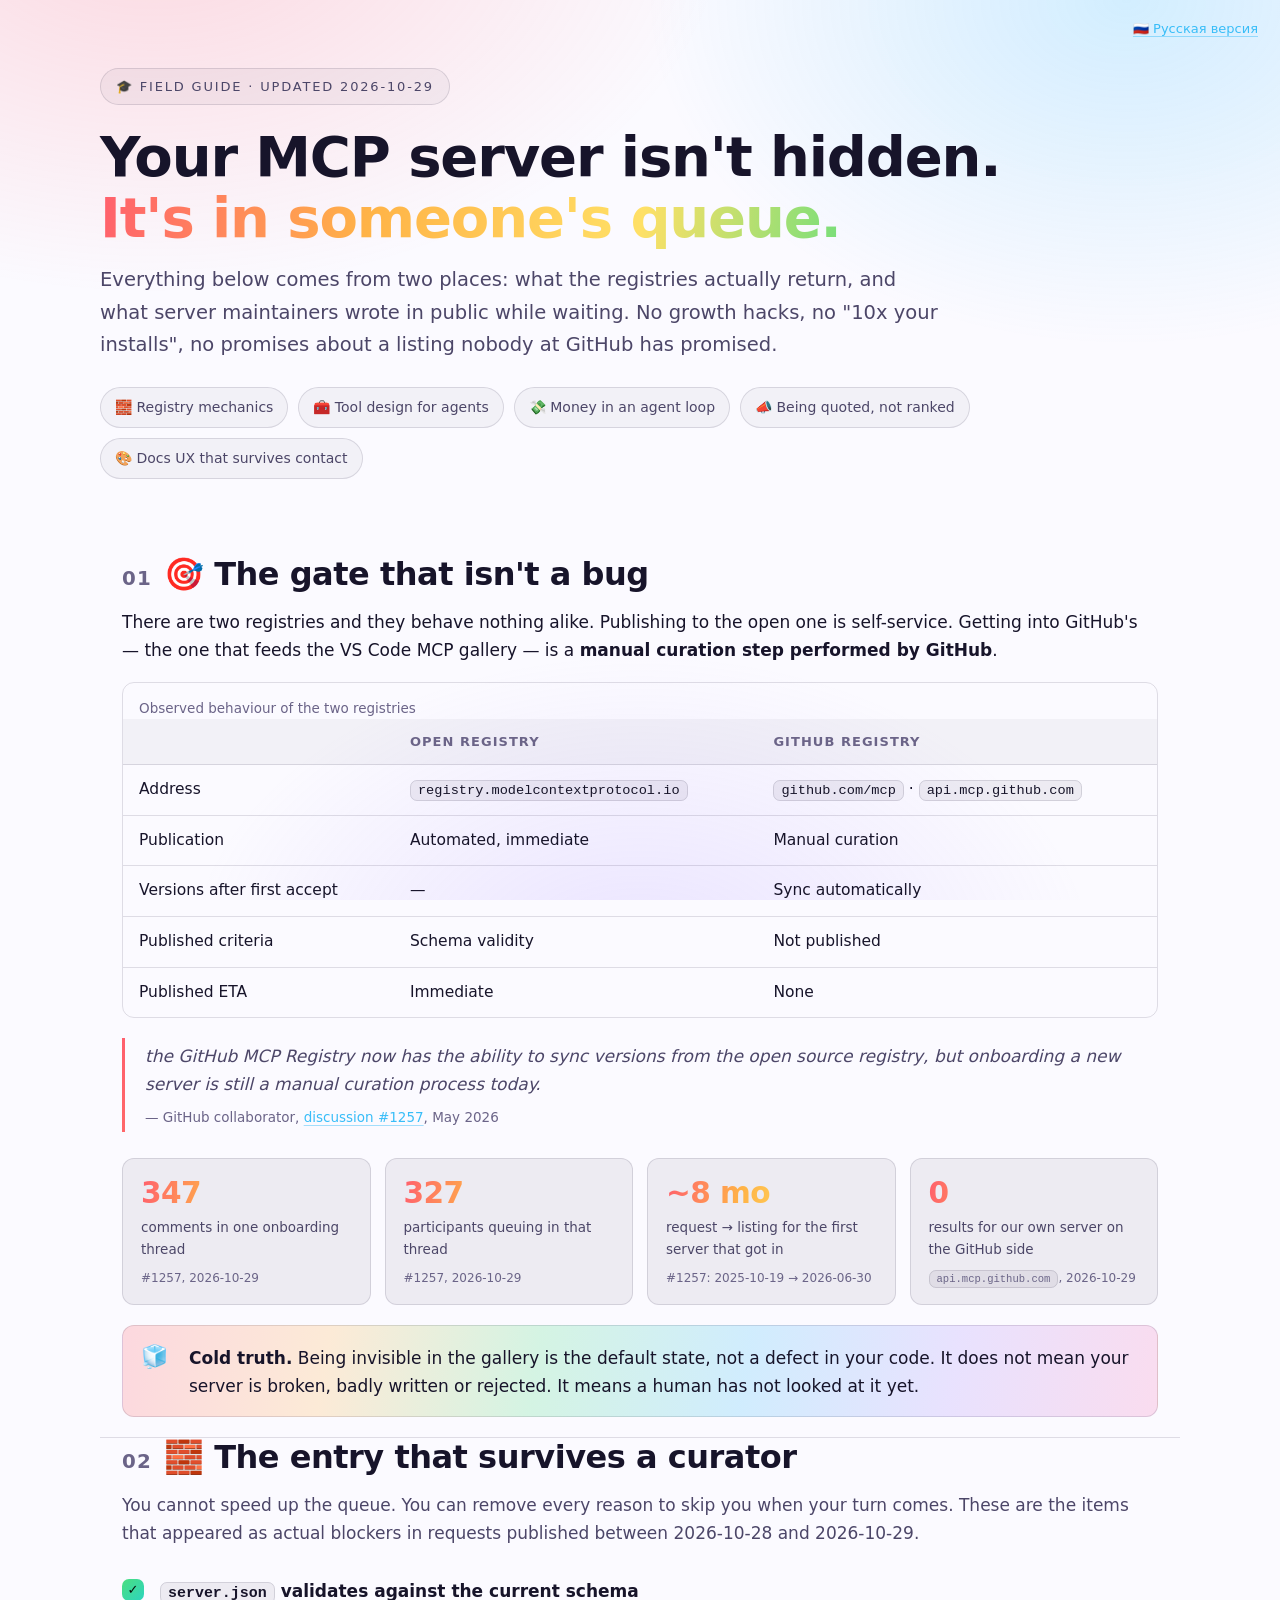
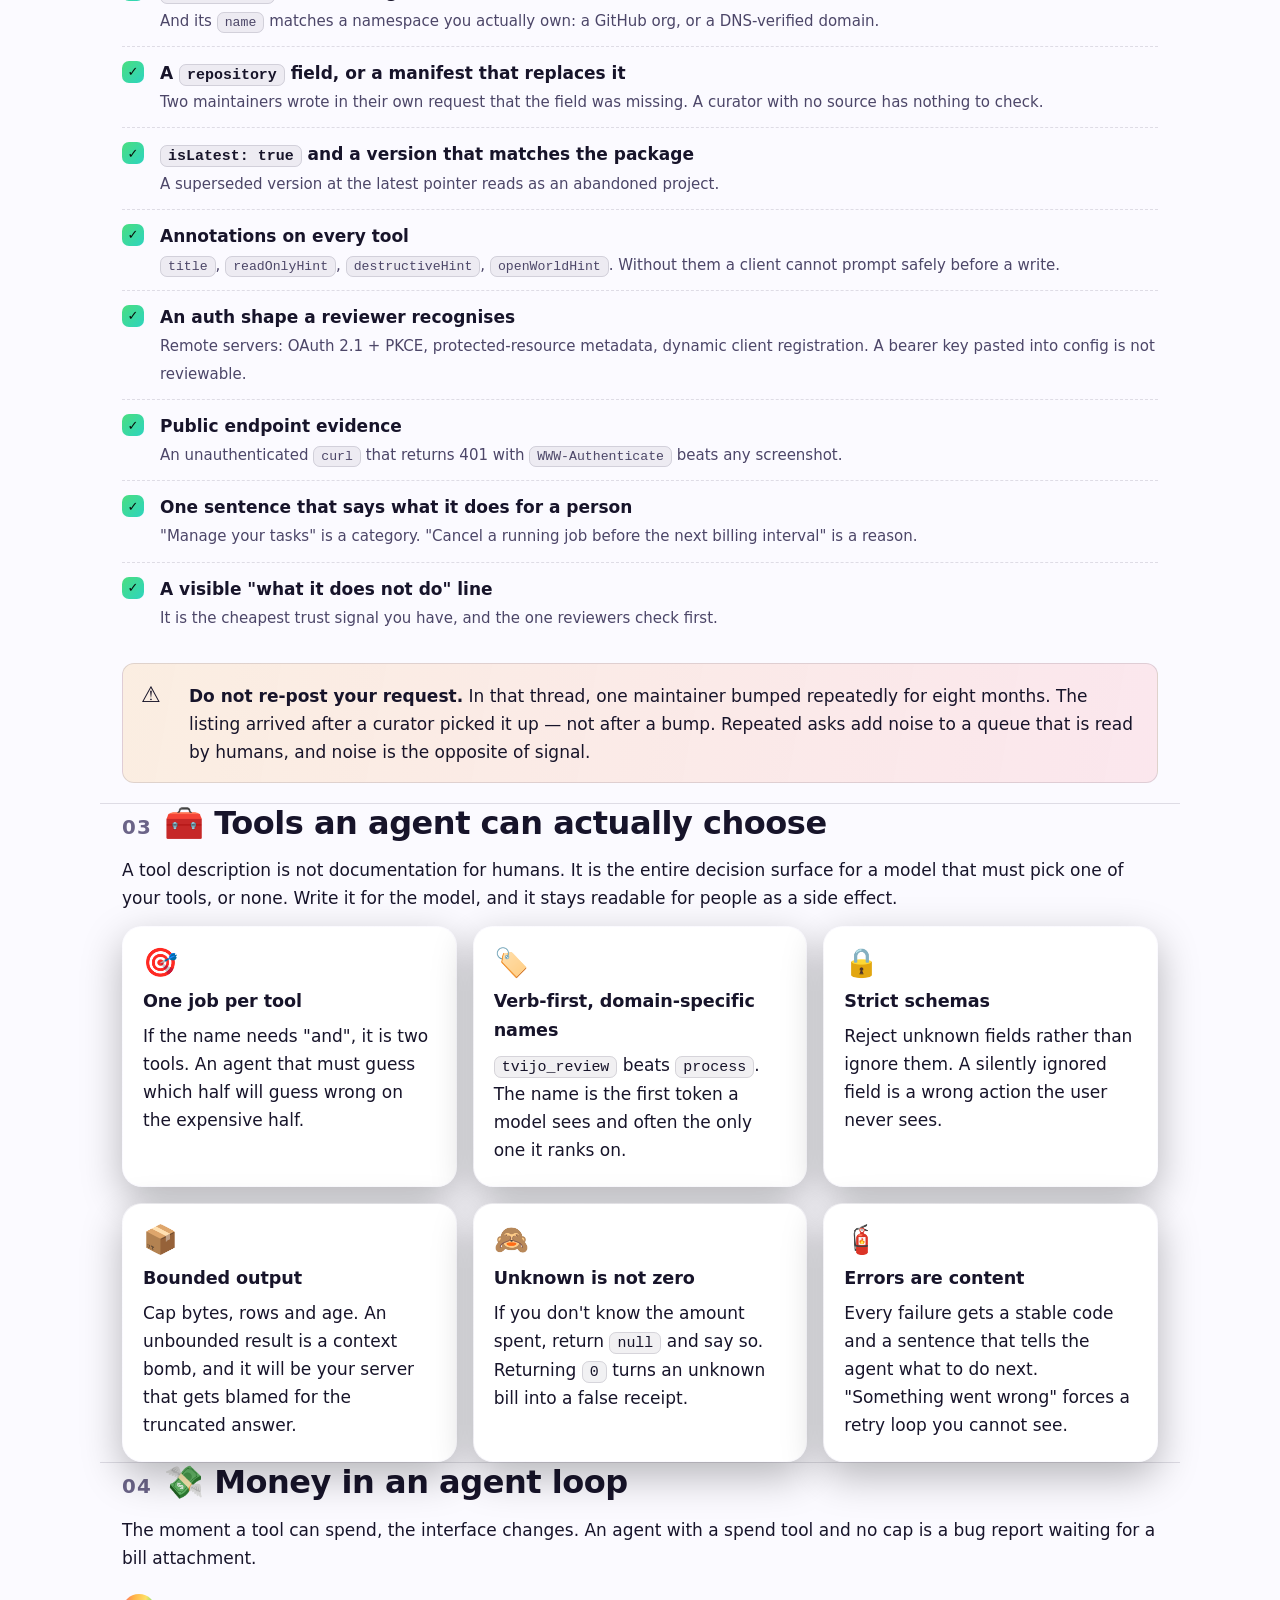
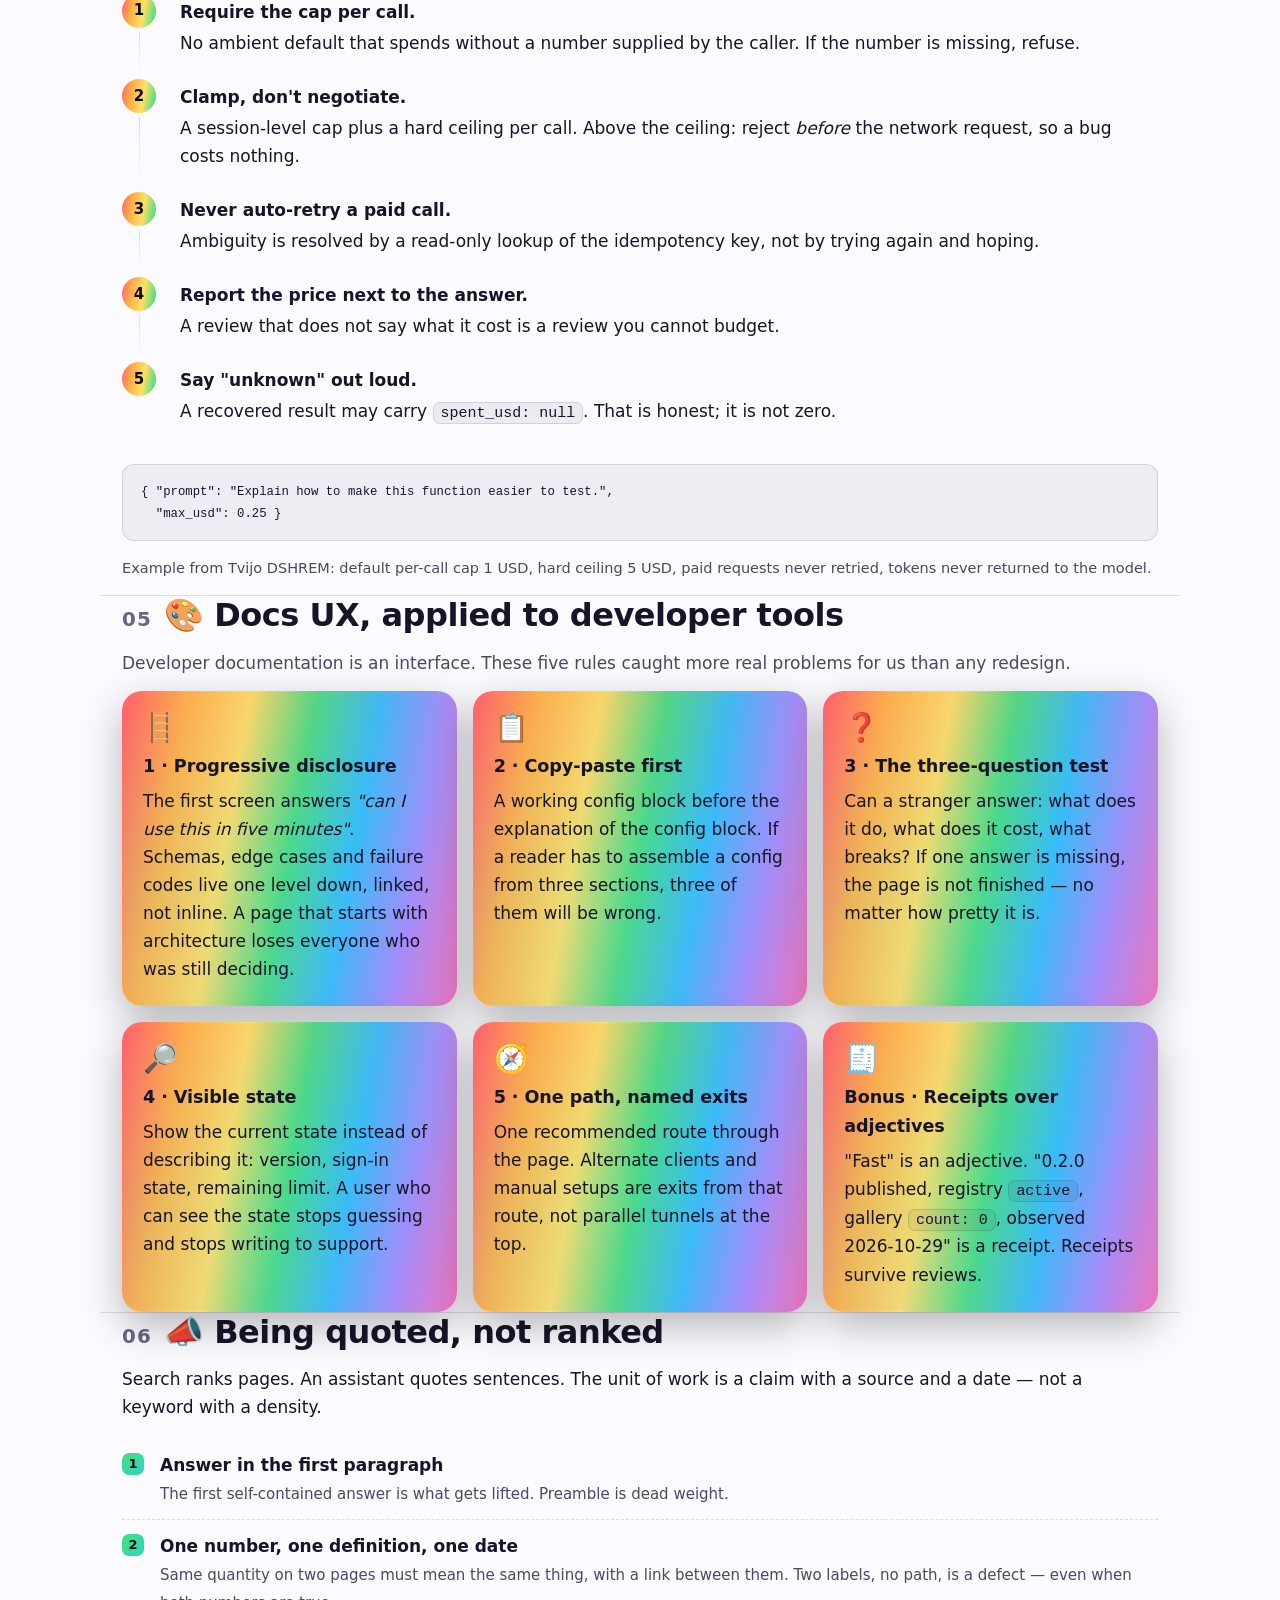
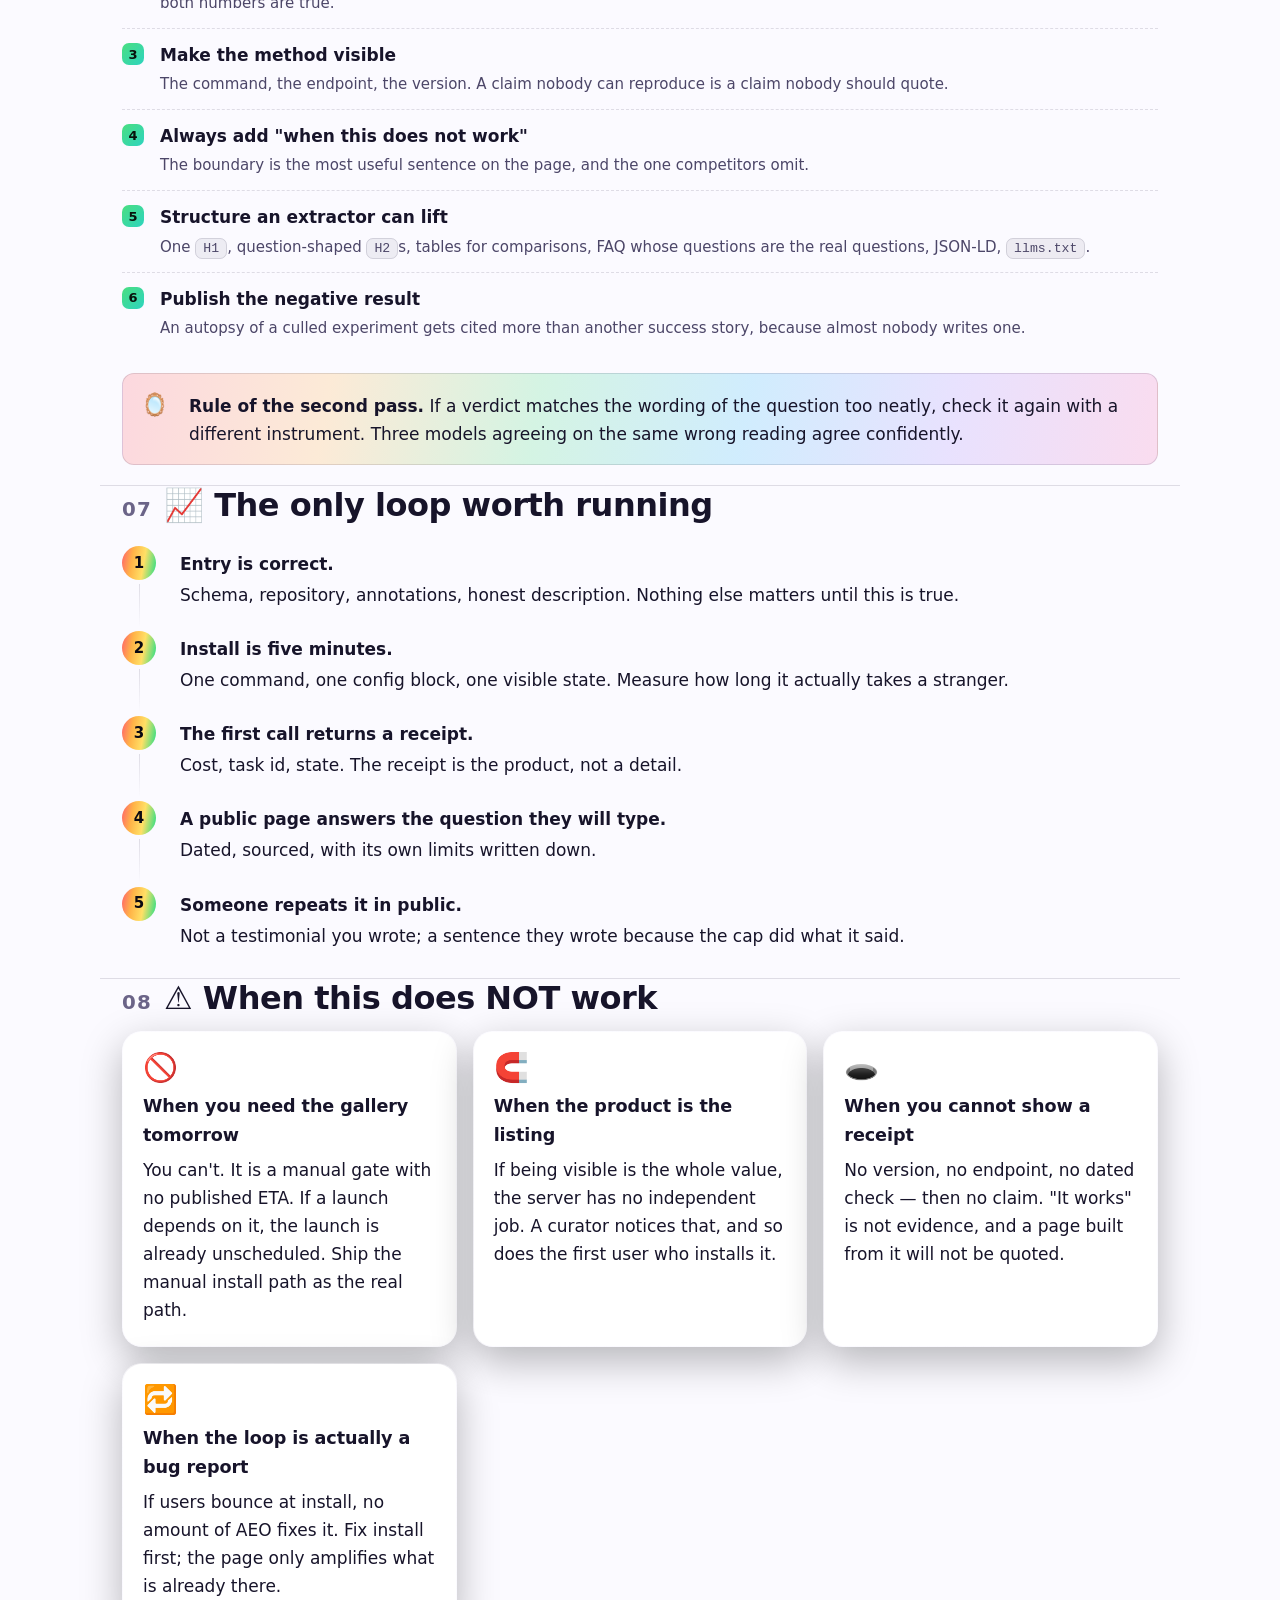
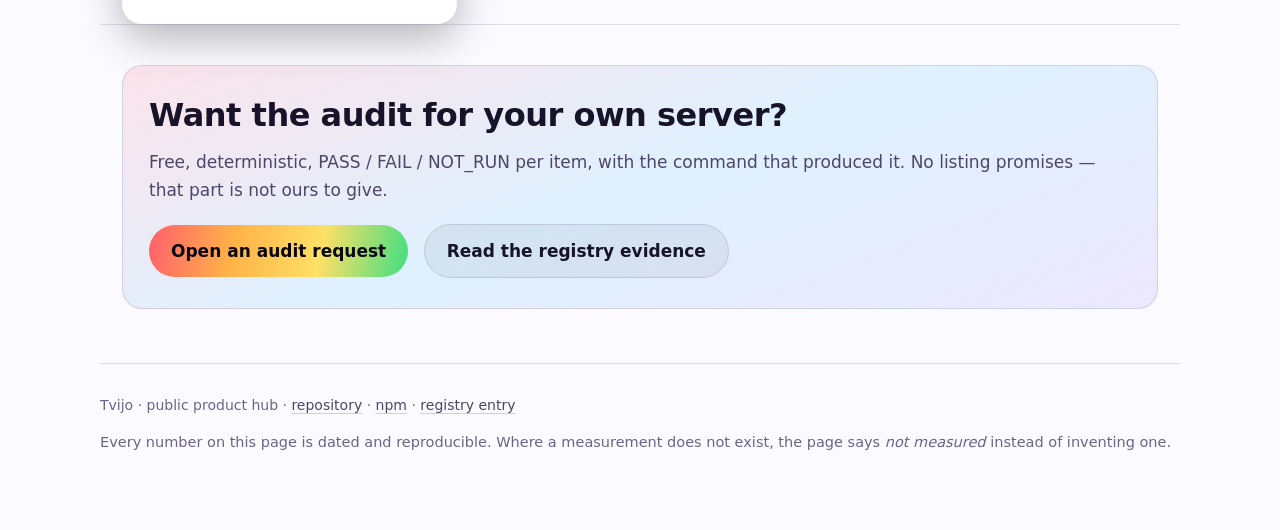
<file: learn/index.html>
<!DOCTYPE html>
<html lang="en">
<head>
<meta charset="utf-8">
<meta name="viewport" content="width=device-width, initial-scale=1">
<title>Why your MCP server is invisible — and what actually works</title>
<meta name="description" content="A dated, evidence-based guide to MCP registry curation, tool design an agent can use, spending caps in an agent loop, and being quoted by assistants. Written from measurements, not opinions.">
<meta property="og:title" content="Why your MCP server is invisible — and what actually works">
<meta property="og:description" content="Two registries, one manual gate. What blocks a listing, how to write tools an agent can choose, and how to be cited instead of scrolled past.">
<meta property="og:type" content="article">
<link rel="stylesheet" href="style.css">
</head>
<body>
<div class="aurora" aria-hidden="true"></div>
<a class="lang" href="index.ru.html" hreflang="ru" lang="ru">🇷🇺 Русская версия</a>

<header class="hero wrap">
  <span class="eyebrow">🎓 Field guide · updated 2026-10-29</span>
  <h1>Your MCP server isn't hidden.<br><span class="rainbow-text">It's in someone's queue.</span></h1>
  <p class="lead">
    Everything below comes from two places: what the registries actually return, and what
    server maintainers wrote in public while waiting. No growth hacks, no "10x your installs",
    no promises about a listing nobody at GitHub has promised.
  </p>
  <ul class="chips">
    <li>🧱 Registry mechanics</li>
    <li>🧰 Tool design for agents</li>
    <li>💸 Money in an agent loop</li>
    <li>📣 Being quoted, not ranked</li>
    <li>🎨 Docs UX that survives contact</li>
  </ul>
</header>

<main>

<!-- 1 ─────────────────────────────────────────────────────────── -->
<section class="wrap" id="gate">
  <h2><span class="num">01</span> 🎯 The gate that isn't a bug</h2>
  <p>
    There are two registries and they behave nothing alike. Publishing to the open one is
    self-service. Getting into GitHub's — the one that feeds the VS Code MCP gallery — is a
    <strong>manual curation step performed by GitHub</strong>.
  </p>

  <div class="table-scroll">
    <table>
      <caption>Observed behaviour of the two registries</caption>
      <thead>
        <tr><th scope="col"></th><th scope="col">Open registry</th><th scope="col">GitHub registry</th></tr>
      </thead>
      <tbody>
        <tr><td>Address</td><td><code>registry.modelcontextprotocol.io</code></td><td><code>github.com/mcp</code> · <code>api.mcp.github.com</code></td></tr>
        <tr><td>Publication</td><td>Automated, immediate</td><td>Manual curation</td></tr>
        <tr><td>Versions after first accept</td><td>—</td><td>Sync automatically</td></tr>
        <tr><td>Published criteria</td><td>Schema validity</td><td>Not published</td></tr>
        <tr><td>Published ETA</td><td>Immediate</td><td>None</td></tr>
      </tbody>
    </table>
  </div>

  <blockquote>
    the GitHub MCP Registry now has the ability to sync versions from the open source
    registry, but onboarding a new server is still a manual curation process today.
    <footer>— GitHub collaborator, <a href="https://github.com/github/github-mcp-server/discussions/1257">discussion #1257</a>, May 2026</footer>
  </blockquote>

  <div class="stats">
    <div class="stat"><span class="v rainbow-text">347</span><span class="k">comments in one onboarding thread</span><span class="src">#1257, 2026-10-29</span></div>
    <div class="stat"><span class="v rainbow-text">327</span><span class="k">participants queuing in that thread</span><span class="src">#1257, 2026-10-29</span></div>
    <div class="stat"><span class="v rainbow-text">~8 mo</span><span class="k">request → listing for the first server that got in</span><span class="src">#1257: 2025-10-19 → 2026-06-30</span></div>
    <div class="stat"><span class="v rainbow-text">0</span><span class="k">results for our own server on the GitHub side</span><span class="src"><code>api.mcp.github.com</code>, 2026-10-29</span></div>
  </div>

  <div class="callout">
    <span class="ico">🧊</span>
    <div>
      <p><strong>Cold truth.</strong> Being invisible in the gallery is the default state, not a
      defect in your code. It does not mean your server is broken, badly written or rejected.
      It means a human has not looked at it yet.</p>
    </div>
  </div>
</section>

<!-- 2 ─────────────────────────────────────────────────────────── -->
<section class="wrap" id="entry">
  <h2><span class="num">02</span> 🧱 The entry that survives a curator</h2>
  <p class="muted">
    You cannot speed up the queue. You can remove every reason to skip you when your turn comes.
    These are the items that appeared as actual blockers in requests published between
    2026-10-28 and 2026-10-29.
  </p>

  <ul class="check">
    <li><span class="tick">✓</span><div class="body"><strong><code>server.json</code> validates against the current schema</strong><span>And its <code>name</code> matches a namespace you actually own: a GitHub org, or a DNS-verified domain.</span></div></li>
    <li><span class="tick">✓</span><div class="body"><strong>A <code>repository</code> field, or a manifest that replaces it</strong><span>Two maintainers wrote in their own request that the field was missing. A curator with no source has nothing to check.</span></div></li>
    <li><span class="tick">✓</span><div class="body"><strong><code>isLatest: true</code> and a version that matches the package</strong><span>A superseded version at the latest pointer reads as an abandoned project.</span></div></li>
    <li><span class="tick">✓</span><div class="body"><strong>Annotations on every tool</strong><span><code>title</code>, <code>readOnlyHint</code>, <code>destructiveHint</code>, <code>openWorldHint</code>. Without them a client cannot prompt safely before a write.</span></div></li>
    <li><span class="tick">✓</span><div class="body"><strong>An auth shape a reviewer recognises</strong><span>Remote servers: OAuth 2.1 + PKCE, protected-resource metadata, dynamic client registration. A bearer key pasted into config is not reviewable.</span></div></li>
    <li><span class="tick">✓</span><div class="body"><strong>Public endpoint evidence</strong><span>An unauthenticated <code>curl</code> that returns 401 with <code>WWW-Authenticate</code> beats any screenshot.</span></div></li>
    <li><span class="tick">✓</span><div class="body"><strong>One sentence that says what it does for a person</strong><span>"Manage your tasks" is a category. "Cancel a running job before the next billing interval" is a reason.</span></div></li>
    <li><span class="tick">✓</span><div class="body"><strong>A visible "what it does not do" line</strong><span>It is the cheapest trust signal you have, and the one reviewers check first.</span></div></li>
  </ul>

  <div class="callout warn">
    <span class="ico">⚠️</span>
    <div>
      <p><strong>Do not re-post your request.</strong> In that thread, one maintainer bumped
      repeatedly for eight months. The listing arrived after a curator picked it up — not after
      a bump. Repeated asks add noise to a queue that is read by humans, and noise is the
      opposite of signal.</p>
    </div>
  </div>
</section>

<!-- 3 ─────────────────────────────────────────────────────────── -->
<section class="wrap" id="tools">
  <h2><span class="num">03</span> 🧰 Tools an agent can actually choose</h2>
  <p>
    A tool description is not documentation for humans. It is the entire decision surface for a
    model that must pick one of your tools, or none. Write it for the model, and it stays
    readable for people as a side effect.
  </p>

  <div class="grid two">
    <article class="card">
      <span class="emoji">🎯</span>
      <h3>One job per tool</h3>
      <p>If the name needs "and", it is two tools. An agent that must guess which half will
      guess wrong on the expensive half.</p>
    </article>
    <article class="card">
      <span class="emoji">🏷️</span>
      <h3>Verb-first, domain-specific names</h3>
      <p><code>tvijo_review</code> beats <code>process</code>. The name is the first token a
      model sees and often the only one it ranks on.</p>
    </article>
    <article class="card">
      <span class="emoji">🔒</span>
      <h3>Strict schemas</h3>
      <p>Reject unknown fields rather than ignore them. A silently ignored field is a wrong
      action the user never sees.</p>
    </article>
    <article class="card">
      <span class="emoji">📦</span>
      <h3>Bounded output</h3>
      <p>Cap bytes, rows and age. An unbounded result is a context bomb, and it will be
      your server that gets blamed for the truncated answer.</p>
    </article>
    <article class="card">
      <span class="emoji">🙈</span>
      <h3>Unknown is not zero</h3>
      <p>If you don't know the amount spent, return <code>null</code> and say so. Returning
      <code>0</code> turns an unknown bill into a false receipt.</p>
    </article>
    <article class="card">
      <span class="emoji">🧯</span>
      <h3>Errors are content</h3>
      <p>Every failure gets a stable code and a sentence that tells the agent what to do next.
      "Something went wrong" forces a retry loop you cannot see.</p>
    </article>
  </div>
</section>

<!-- 4 ─────────────────────────────────────────────────────────── -->
<section class="wrap" id="money">
  <h2><span class="num">04</span> 💸 Money in an agent loop</h2>
  <p>
    The moment a tool can spend, the interface changes. An agent with a spend tool and no cap
    is a bug report waiting for a bill attachment.
  </p>

  <ul class="steps">
    <li><strong>Require the cap per call.</strong> No ambient default that spends without a
      number supplied by the caller. If the number is missing, refuse.</li>
    <li><strong>Clamp, don't negotiate.</strong> A session-level cap plus a hard ceiling per
      call. Above the ceiling: reject <em>before</em> the network request, so a bug costs
      nothing.</li>
    <li><strong>Never auto-retry a paid call.</strong> Ambiguity is resolved by a read-only
      lookup of the idempotency key, not by trying again and hoping.</li>
    <li><strong>Report the price next to the answer.</strong> A review that does not say what
      it cost is a review you cannot budget.</li>
    <li><strong>Say "unknown" out loud.</strong> A recovered result may carry
      <code>spent_usd: null</code>. That is honest; it is not zero.</li>
  </ul>

  <pre><code>{ "prompt": "Explain how to make this function easier to test.",
  "max_usd": 0.25 }</code></pre>

  <p class="small muted">
    Example from <span translate="no">Tvijo DSHREM</span>: default per-call cap 1 USD, hard
    ceiling 5 USD, paid requests never retried, tokens never returned to the model.
  </p>
</section>

<!-- 5 ─────────────────────────────────────────────────────────── -->
<section class="wrap" id="ux">
  <h2><span class="num">05</span> 🎨 Docs UX, applied to developer tools</h2>
  <p class="muted">
    Developer documentation is an interface. These five rules caught more real problems for us
    than any redesign.
  </p>

  <div class="grid two">
    <article class="card rainbow">
      <span class="emoji">🪜</span>
      <h3>1 · Progressive disclosure</h3>
      <p>The first screen answers <em>"can I use this in five minutes"</em>. Schemas, edge cases
      and failure codes live one level down, linked, not inline. A page that starts with
      architecture loses everyone who was still deciding.</p>
    </article>
    <article class="card rainbow">
      <span class="emoji">📋</span>
      <h3>2 · Copy-paste first</h3>
      <p>A working config block before the explanation of the config block. If a reader has to
      assemble a config from three sections, three of them will be wrong.</p>
    </article>
    <article class="card rainbow">
      <span class="emoji">❓</span>
      <h3>3 · The three-question test</h3>
      <p>Can a stranger answer: what does it do, what does it cost, what breaks? If one answer
      is missing, the page is not finished — no matter how pretty it is.</p>
    </article>
    <article class="card rainbow">
      <span class="emoji">🔎</span>
      <h3>4 · Visible state</h3>
      <p>Show the current state instead of describing it: version, sign-in state, remaining
      limit. A user who can see the state stops guessing and stops writing to support.</p>
    </article>
    <article class="card rainbow">
      <span class="emoji">🧭</span>
      <h3>5 · One path, named exits</h3>
      <p>One recommended route through the page. Alternate clients and manual setups are exits
      from that route, not parallel tunnels at the top.</p>
    </article>
    <article class="card rainbow">
      <span class="emoji">🧾</span>
      <h3>Bonus · Receipts over adjectives</h3>
      <p>"Fast" is an adjective. "0.2.0 published, registry <code>active</code>, gallery
      <code>count: 0</code>, observed 2026-10-29" is a receipt. Receipts survive reviews.</p>
    </article>
  </div>
</section>

<!-- 6 ─────────────────────────────────────────────────────────── -->
<section class="wrap" id="aeo">
  <h2><span class="num">06</span> 📣 Being quoted, not ranked</h2>
  <p>
    Search ranks pages. An assistant quotes sentences. The unit of work is a claim with a
    source and a date — not a keyword with a density.
  </p>

  <ul class="check">
    <li><span class="tick">1</span><div class="body"><strong>Answer in the first paragraph</strong><span>The first self-contained answer is what gets lifted. Preamble is dead weight.</span></div></li>
    <li><span class="tick">2</span><div class="body"><strong>One number, one definition, one date</strong><span>Same quantity on two pages must mean the same thing, with a link between them. Two labels, no path, is a defect — even when both numbers are true.</span></div></li>
    <li><span class="tick">3</span><div class="body"><strong>Make the method visible</strong><span>The command, the endpoint, the version. A claim nobody can reproduce is a claim nobody should quote.</span></div></li>
    <li><span class="tick">4</span><div class="body"><strong>Always add "when this does not work"</strong><span>The boundary is the most useful sentence on the page, and the one competitors omit.</span></div></li>
    <li><span class="tick">5</span><div class="body"><strong>Structure an extractor can lift</strong><span>One <code>H1</code>, question-shaped <code>H2</code>s, tables for comparisons, FAQ whose questions are the real questions, JSON-LD, <code>llms.txt</code>.</span></div></li>
    <li><span class="tick">6</span><div class="body"><strong>Publish the negative result</strong><span>An autopsy of a culled experiment gets cited more than another success story, because almost nobody writes one.</span></div></li>
  </ul>

  <div class="callout">
    <span class="ico">🪞</span>
    <div>
      <p><strong>Rule of the second pass.</strong> If a verdict matches the wording of the
      question too neatly, check it again with a different instrument. Three models agreeing on
      the same wrong reading agree confidently.</p>
    </div>
  </div>
</section>

<!-- 7 ─────────────────────────────────────────────────────────── -->
<section class="wrap" id="loop">
  <h2><span class="num">07</span> 📈 The only loop worth running</h2>
  <ul class="steps">
    <li><strong>Entry is correct.</strong> Schema, repository, annotations, honest description.
      Nothing else matters until this is true.</li>
    <li><strong>Install is five minutes.</strong> One command, one config block, one visible
      state. Measure how long it actually takes a stranger.</li>
    <li><strong>The first call returns a receipt.</strong> Cost, task id, state. The receipt is
      the product, not a detail.</li>
    <li><strong>A public page answers the question they will type.</strong> Dated, sourced,
      with its own limits written down.</li>
    <li><strong>Someone repeats it in public.</strong> Not a testimonial you wrote; a sentence
      they wrote because the cap did what it said.</li>
  </ul>
</section>

<!-- 8 ─────────────────────────────────────────────────────────── -->
<section class="wrap" id="limits">
  <h2><span class="num">08</span> ⚠️ When this does NOT work</h2>
  <div class="grid two">
    <article class="card">
      <span class="emoji">🚫</span>
      <h3>When you need the gallery tomorrow</h3>
      <p>You can't. It is a manual gate with no published ETA. If a launch depends on it, the
      launch is already unscheduled. Ship the manual install path as the real path.</p>
    </article>
    <article class="card">
      <span class="emoji">🧲</span>
      <h3>When the product is the listing</h3>
      <p>If being visible is the whole value, the server has no independent job. A curator
      notices that, and so does the first user who installs it.</p>
    </article>
    <article class="card">
      <span class="emoji">🕳️</span>
      <h3>When you cannot show a receipt</h3>
      <p>No version, no endpoint, no dated check — then no claim. "It works" is not evidence,
      and a page built from it will not be quoted.</p>
    </article>
    <article class="card">
      <span class="emoji">🔁</span>
      <h3>When the loop is actually a bug report</h3>
      <p>If users bounce at install, no amount of AEO fixes it. Fix install first; the page
      only amplifies what is already there.</p>
    </article>
  </div>
</section>

<section class="wrap">
  <div class="cta">
    <h2>Want the audit for your own server?</h2>
    <p class="muted">Free, deterministic, PASS / FAIL / NOT_RUN per item, with the command that
    produced it. No listing promises — that part is not ours to give.</p>
    <a class="btn" href="https://github.com/nikbibamon/mcptvijo/issues/new">Open an audit request</a>
    <a class="btn ghost" href="https://github.com/nikbibamon/mcptvijo/blob/main/docs/registry-status.md">Read the registry evidence</a>
  </div>
</section>

</main>

<footer class="site wrap">
  <p>
    <span translate="no">Tvijo</span> · public product hub ·
    <a href="https://github.com/nikbibamon/mcptvijo">repository</a> ·
    <a href="https://www.npmjs.com/package/tvijo-dshrem-mcp">npm</a> ·
    <a href="https://registry.modelcontextprotocol.io/v0.1/servers/com.tvijo%2Fdshrem/versions/latest">registry entry</a>
  </p>
  <p class="small">
    Every number on this page is dated and reproducible. Where a measurement does not exist,
    the page says <em>not measured</em> instead of inventing one.
  </p>
</footer>
</body>
</html>
</file>
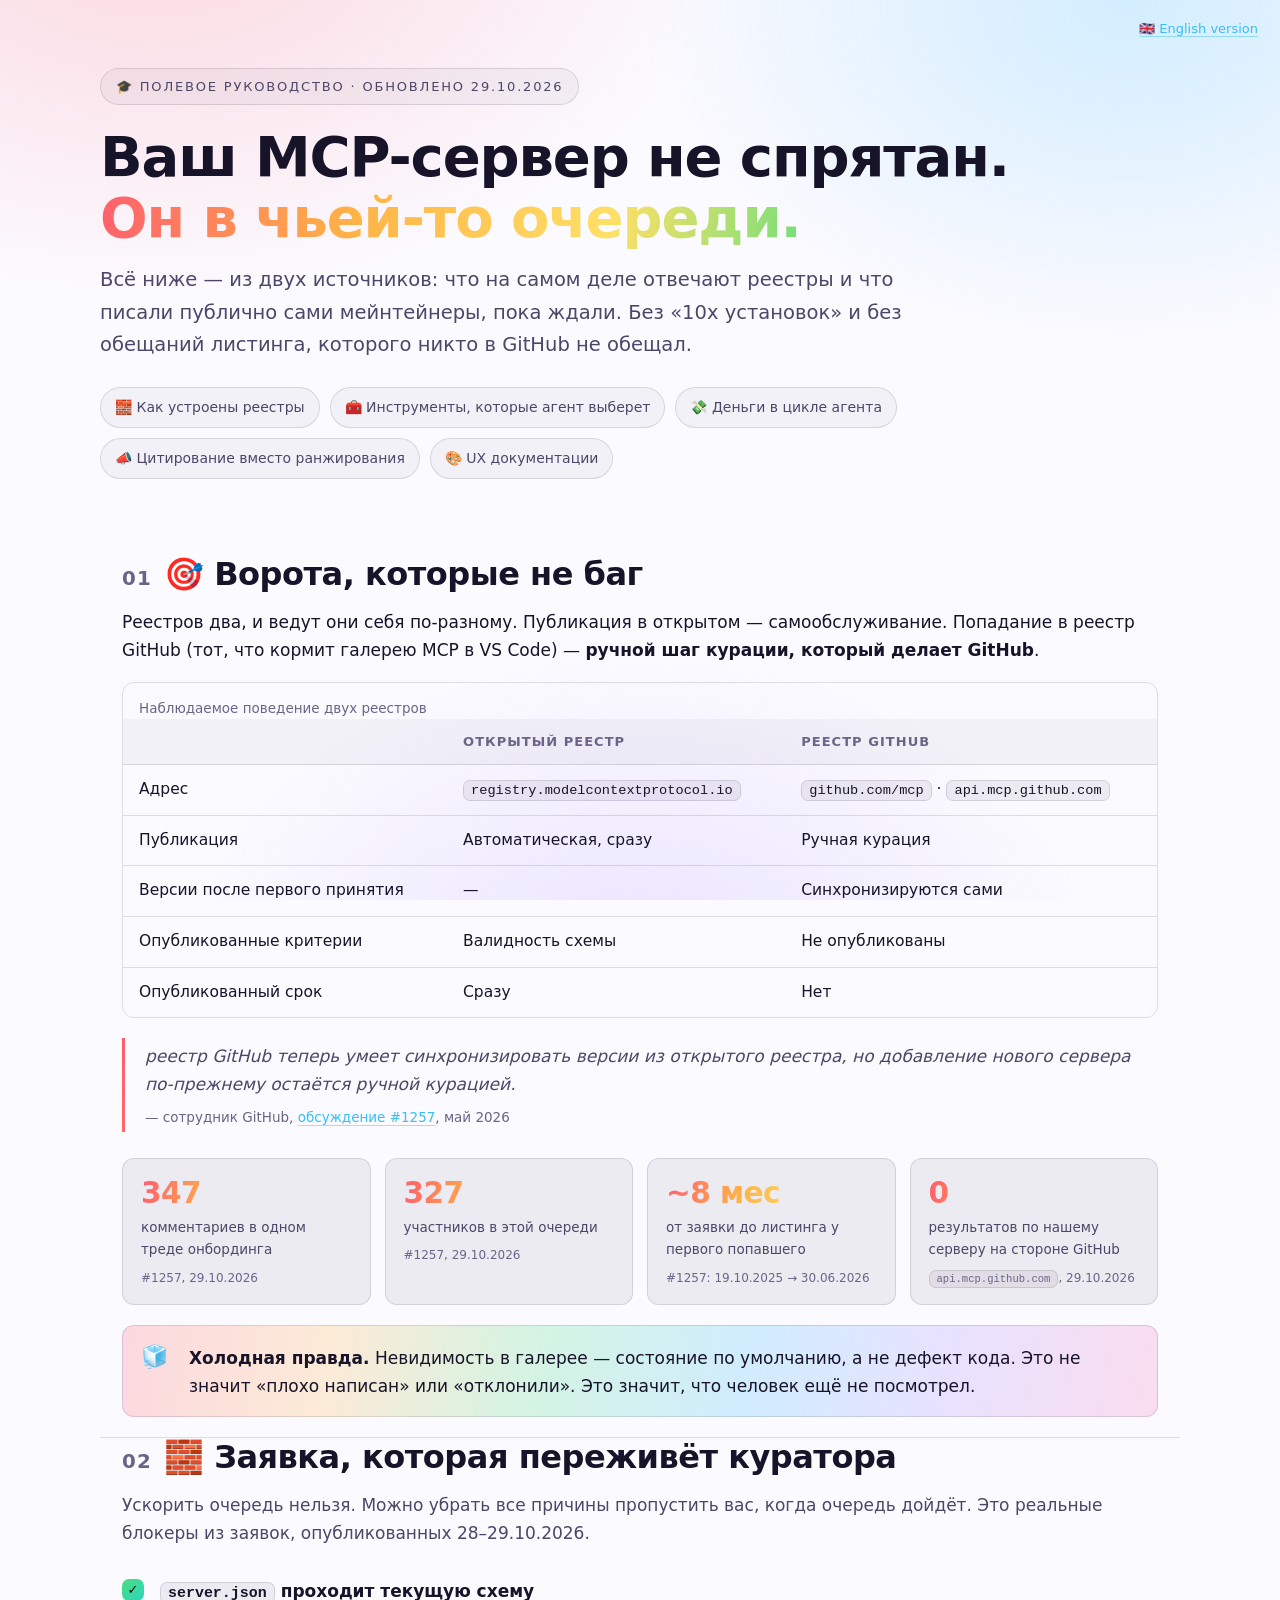
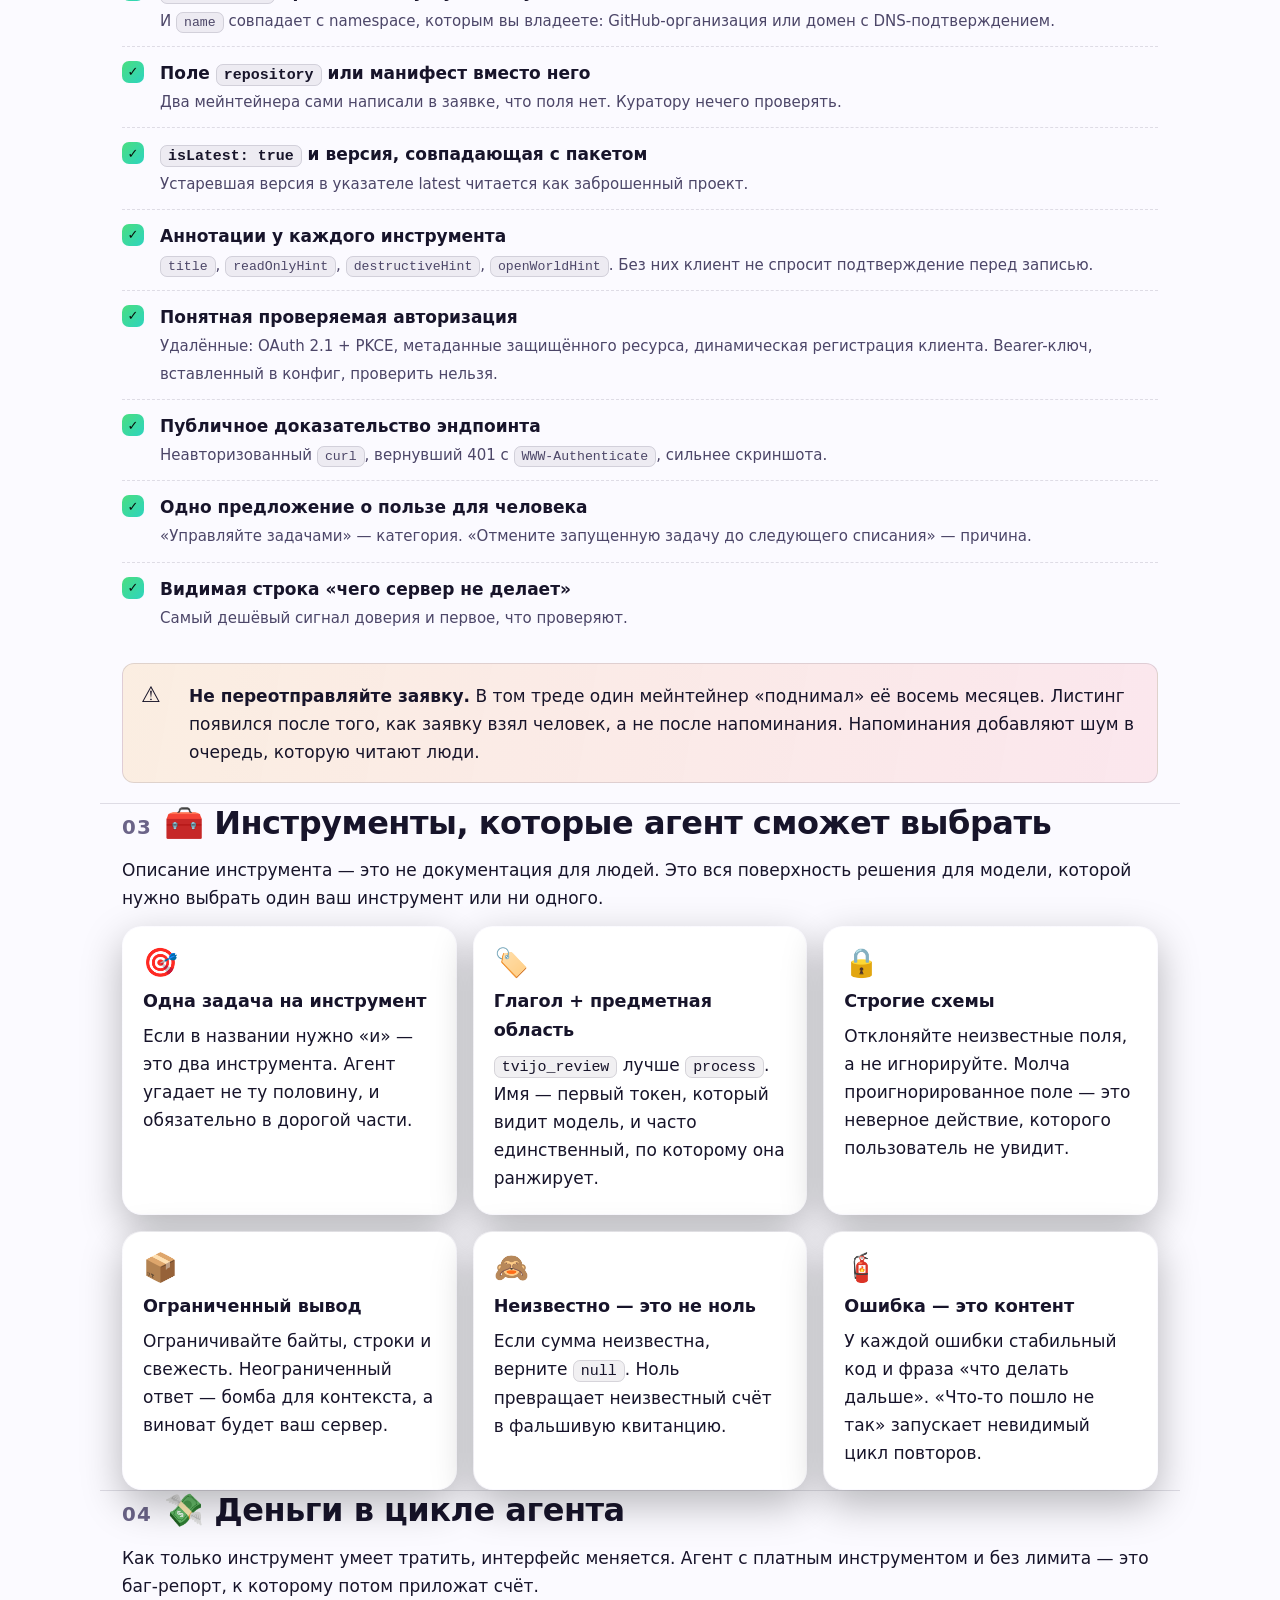
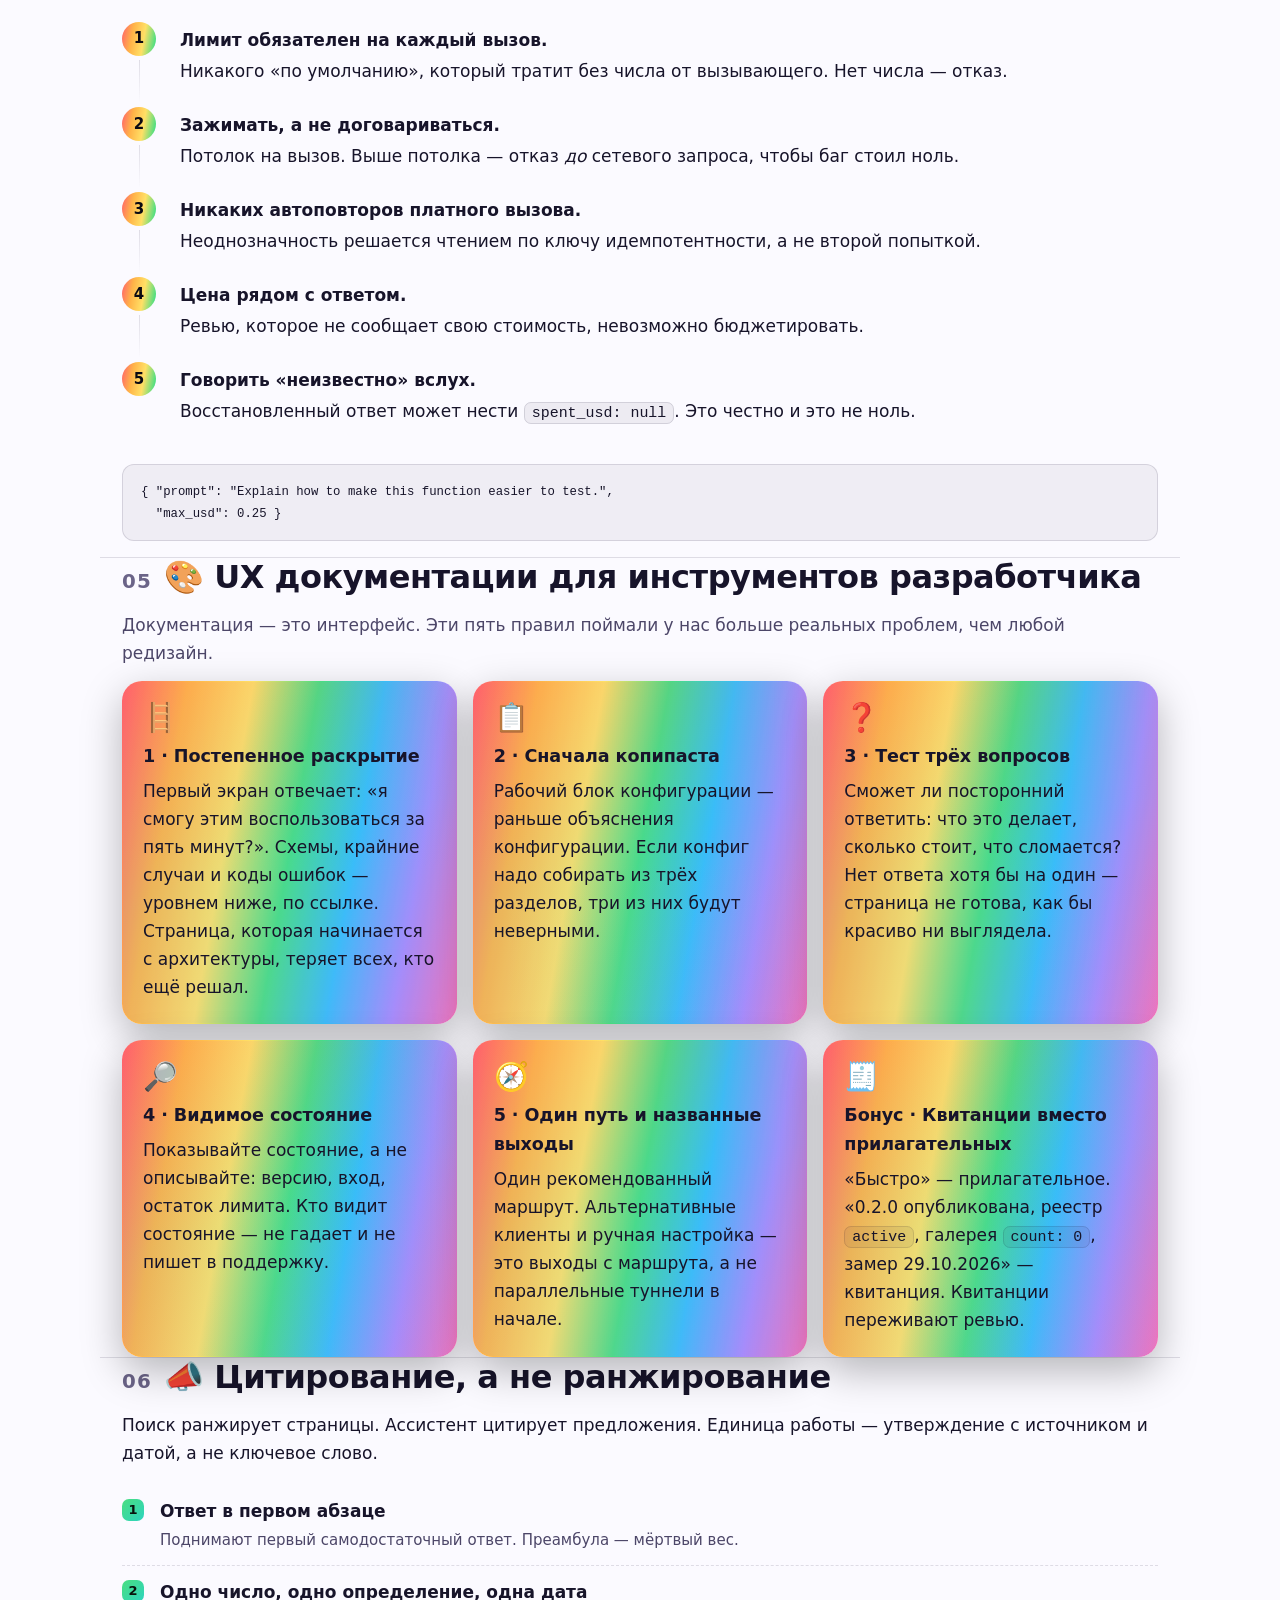
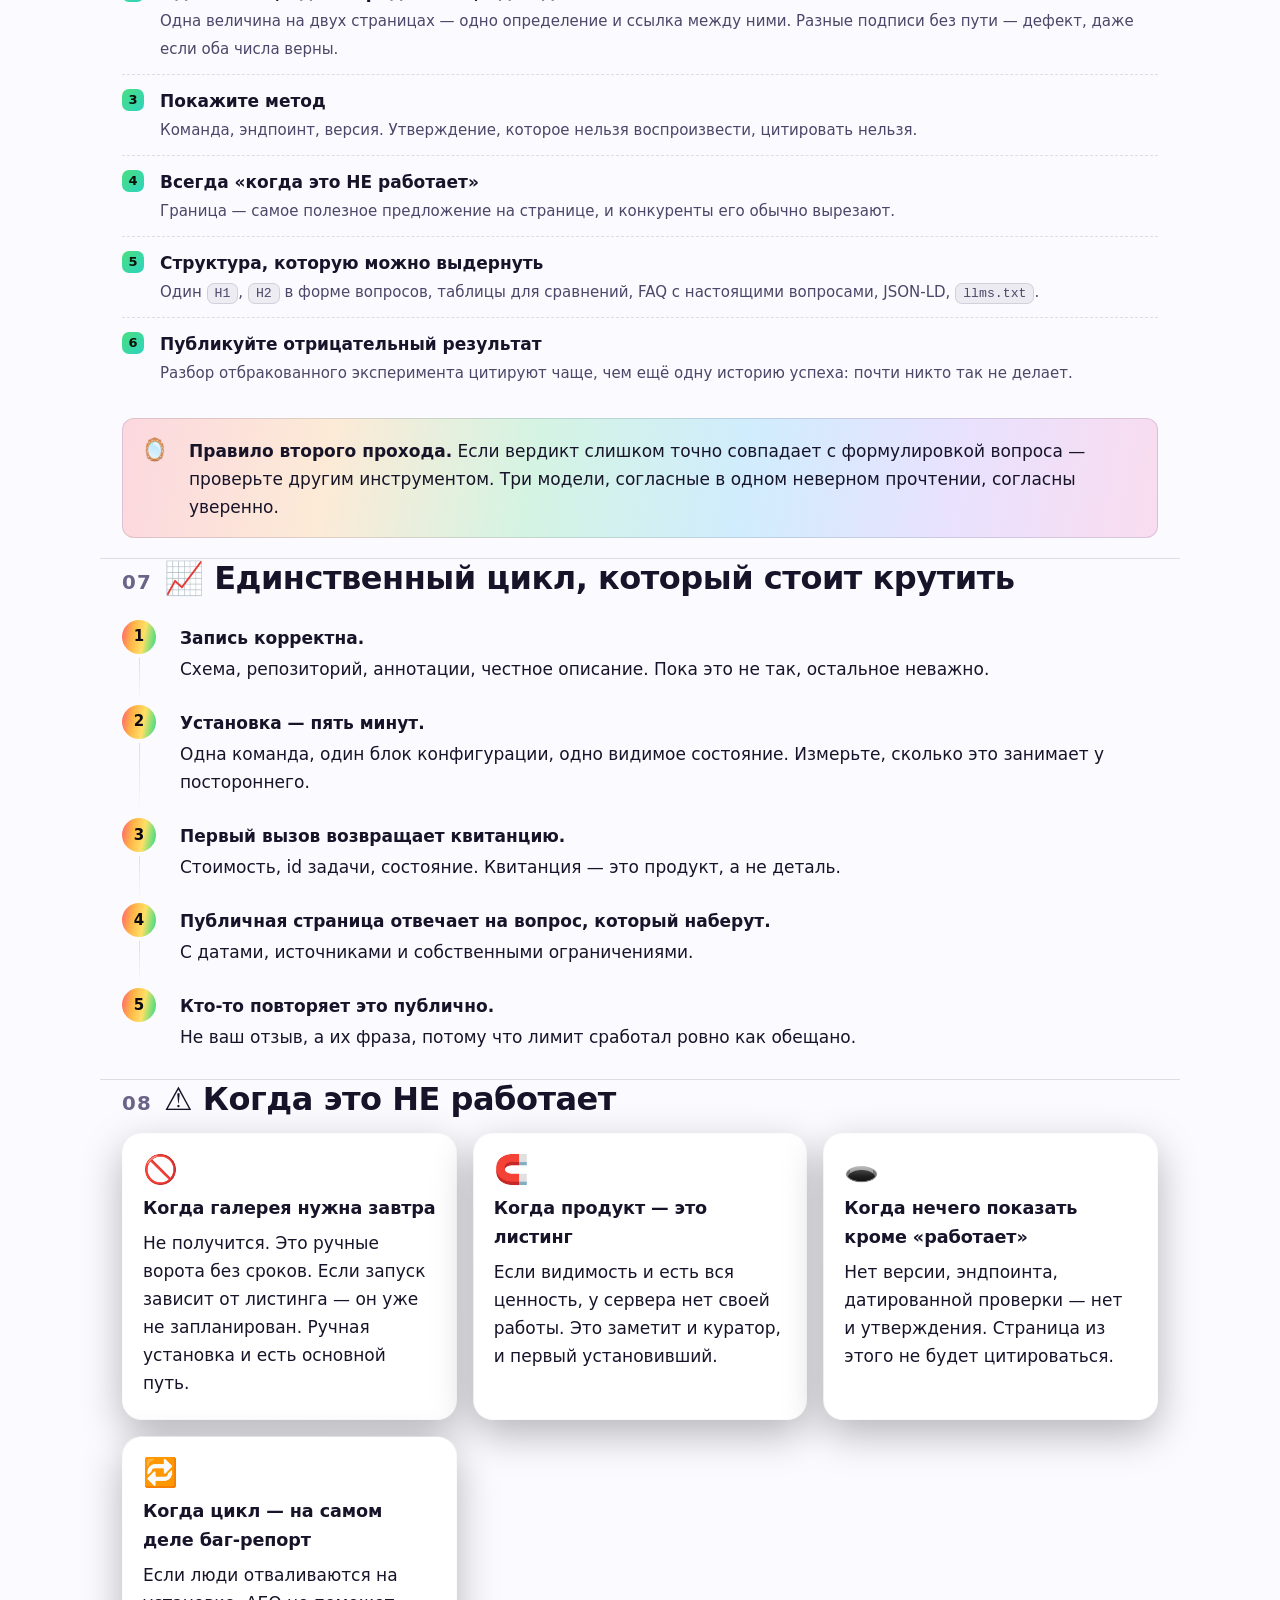
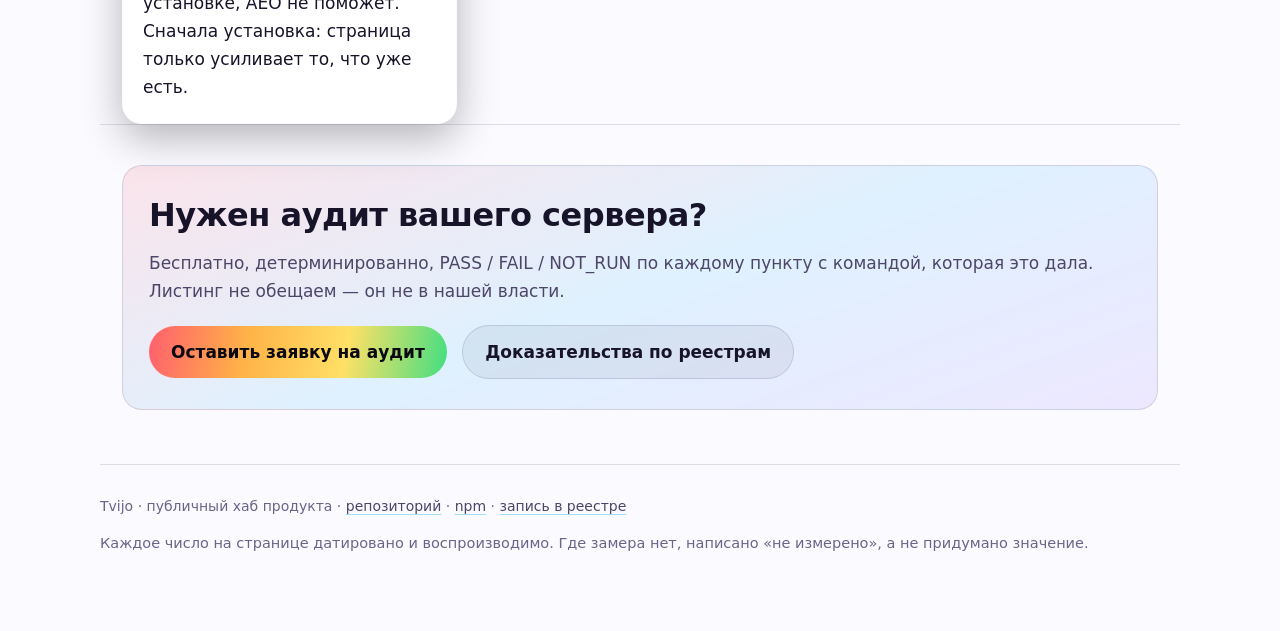
<file: learn/index.ru.html>
<!DOCTYPE html>
<html lang="ru">
<head>
<meta charset="utf-8">
<meta name="viewport" content="width=device-width, initial-scale=1">
<title>Почему ваш MCP-сервер не видно — и что действительно работает</title>
<meta name="description" content="Разбор на фактах: как работают два реестра MCP, что реально тормозит листинг, как писать инструменты, которые агент выберет, и как добиться цитирования, а не просто индексации.">
<meta property="og:title" content="Почему ваш MCP-сервер не видно — и что действительно работает">
<meta property="og:description" content="Два реестра, одни ручные ворота. Что проверить в заявке, как проектировать инструменты и почему цитирование не равно ранжированию.">
<meta property="og:type" content="article">
<link rel="stylesheet" href="style.css">
</head>
<body>
<div class="aurora" aria-hidden="true"></div>
<a class="lang" href="index.html" hreflang="en" lang="en">🇬🇧 English version</a>

<header class="hero wrap">
  <span class="eyebrow">🎓 Полевое руководство · обновлено 29.10.2026</span>
  <h1>Ваш MCP-сервер не спрятан.<br><span class="rainbow-text">Он в чьей-то очереди.</span></h1>
  <p class="lead">
    Всё ниже — из двух источников: что на самом деле отвечают реестры и что писали
    публично сами мейнтейнеры, пока ждали. Без «10x установок» и без обещаний листинга,
    которого никто в GitHub не обещал.
  </p>
  <ul class="chips">
    <li>🧱 Как устроены реестры</li>
    <li>🧰 Инструменты, которые агент выберет</li>
    <li>💸 Деньги в цикле агента</li>
    <li>📣 Цитирование вместо ранжирования</li>
    <li>🎨 UX документации</li>
  </ul>
</header>

<main>

<section class="wrap" id="gate">
  <h2><span class="num">01</span> 🎯 Ворота, которые не баг</h2>
  <p>
    Реестров два, и ведут они себя по-разному. Публикация в открытом — самообслуживание.
    Попадание в реестр GitHub (тот, что кормит галерею MCP в VS Code) — <strong>ручной шаг
    курации, который делает GitHub</strong>.
  </p>

  <div class="table-scroll">
    <table>
      <caption>Наблюдаемое поведение двух реестров</caption>
      <thead><tr><th scope="col"></th><th scope="col">Открытый реестр</th><th scope="col">Реестр GitHub</th></tr></thead>
      <tbody>
        <tr><td>Адрес</td><td><code>registry.modelcontextprotocol.io</code></td><td><code>github.com/mcp</code> · <code>api.mcp.github.com</code></td></tr>
        <tr><td>Публикация</td><td>Автоматическая, сразу</td><td>Ручная курация</td></tr>
        <tr><td>Версии после первого принятия</td><td>—</td><td>Синхронизируются сами</td></tr>
        <tr><td>Опубликованные критерии</td><td>Валидность схемы</td><td>Не опубликованы</td></tr>
        <tr><td>Опубликованный срок</td><td>Сразу</td><td>Нет</td></tr>
      </tbody>
    </table>
  </div>

  <blockquote>
    реестр GitHub теперь умеет синхронизировать версии из открытого реестра, но добавление
    нового сервера по-прежнему остаётся ручной курацией.
    <footer>— сотрудник GitHub, <a href="https://github.com/github/github-mcp-server/discussions/1257">обсуждение #1257</a>, май 2026</footer>
  </blockquote>

  <div class="stats">
    <div class="stat"><span class="v rainbow-text">347</span><span class="k">комментариев в одном треде онбординга</span><span class="src">#1257, 29.10.2026</span></div>
    <div class="stat"><span class="v rainbow-text">327</span><span class="k">участников в этой очереди</span><span class="src">#1257, 29.10.2026</span></div>
    <div class="stat"><span class="v rainbow-text">~8 мес</span><span class="k">от заявки до листинга у первого попавшего</span><span class="src">#1257: 19.10.2025 → 30.06.2026</span></div>
    <div class="stat"><span class="v rainbow-text">0</span><span class="k">результатов по нашему серверу на стороне GitHub</span><span class="src"><code>api.mcp.github.com</code>, 29.10.2026</span></div>
  </div>

  <div class="callout">
    <span class="ico">🧊</span>
    <div><p><strong>Холодная правда.</strong> Невидимость в галерее — состояние по умолчанию,
    а не дефект кода. Это не значит «плохо написан» или «отклонили». Это значит, что человек
    ещё не посмотрел.</p></div>
  </div>
</section>

<section class="wrap" id="entry">
  <h2><span class="num">02</span> 🧱 Заявка, которая переживёт куратора</h2>
  <p class="muted">
    Ускорить очередь нельзя. Можно убрать все причины пропустить вас, когда очередь дойдёт.
    Это реальные блокеры из заявок, опубликованных 28–29.10.2026.
  </p>

  <ul class="check">
    <li><span class="tick">✓</span><div class="body"><strong><code>server.json</code> проходит текущую схему</strong><span>И <code>name</code> совпадает с namespace, которым вы владеете: GitHub-организация или домен с DNS-подтверждением.</span></div></li>
    <li><span class="tick">✓</span><div class="body"><strong>Поле <code>repository</code> или манифест вместо него</strong><span>Два мейнтейнера сами написали в заявке, что поля нет. Куратору нечего проверять.</span></div></li>
    <li><span class="tick">✓</span><div class="body"><strong><code>isLatest: true</code> и версия, совпадающая с пакетом</strong><span>Устаревшая версия в указателе latest читается как заброшенный проект.</span></div></li>
    <li><span class="tick">✓</span><div class="body"><strong>Аннотации у каждого инструмента</strong><span><code>title</code>, <code>readOnlyHint</code>, <code>destructiveHint</code>, <code>openWorldHint</code>. Без них клиент не спросит подтверждение перед записью.</span></div></li>
    <li><span class="tick">✓</span><div class="body"><strong>Понятная проверяемая авторизация</strong><span>Удалённые: OAuth 2.1 + PKCE, метаданные защищённого ресурса, динамическая регистрация клиента. Bearer-ключ, вставленный в конфиг, проверить нельзя.</span></div></li>
    <li><span class="tick">✓</span><div class="body"><strong>Публичное доказательство эндпоинта</strong><span>Неавторизованный <code>curl</code>, вернувший 401 с <code>WWW-Authenticate</code>, сильнее скриншота.</span></div></li>
    <li><span class="tick">✓</span><div class="body"><strong>Одно предложение о пользе для человека</strong><span>«Управляйте задачами» — категория. «Отмените запущенную задачу до следующего списания» — причина.</span></div></li>
    <li><span class="tick">✓</span><div class="body"><strong>Видимая строка «чего сервер не делает»</strong><span>Самый дешёвый сигнал доверия и первое, что проверяют.</span></div></li>
  </ul>

  <div class="callout warn">
    <span class="ico">⚠️</span>
    <div><p><strong>Не переотправляйте заявку.</strong> В том треде один мейнтейнер «поднимал»
    её восемь месяцев. Листинг появился после того, как заявку взял человек, а не после
    напоминания. Напоминания добавляют шум в очередь, которую читают люди.</p></div>
  </div>
</section>

<section class="wrap" id="tools">
  <h2><span class="num">03</span> 🧰 Инструменты, которые агент сможет выбрать</h2>
  <p>
    Описание инструмента — это не документация для людей. Это вся поверхность решения для
    модели, которой нужно выбрать один ваш инструмент или ни одного.
  </p>
  <div class="grid two">
    <article class="card"><span class="emoji">🎯</span><h3>Одна задача на инструмент</h3><p>Если в названии нужно «и» — это два инструмента. Агент угадает не ту половину, и обязательно в дорогой части.</p></article>
    <article class="card"><span class="emoji">🏷️</span><h3>Глагол + предметная область</h3><p><code>tvijo_review</code> лучше <code>process</code>. Имя — первый токен, который видит модель, и часто единственный, по которому она ранжирует.</p></article>
    <article class="card"><span class="emoji">🔒</span><h3>Строгие схемы</h3><p>Отклоняйте неизвестные поля, а не игнорируйте. Молча проигнорированное поле — это неверное действие, которого пользователь не увидит.</p></article>
    <article class="card"><span class="emoji">📦</span><h3>Ограниченный вывод</h3><p>Ограничивайте байты, строки и свежесть. Неограниченный ответ — бомба для контекста, а виноват будет ваш сервер.</p></article>
    <article class="card"><span class="emoji">🙈</span><h3>Неизвестно — это не ноль</h3><p>Если сумма неизвестна, верните <code>null</code>. Ноль превращает неизвестный счёт в фальшивую квитанцию.</p></article>
    <article class="card"><span class="emoji">🧯</span><h3>Ошибка — это контент</h3><p>У каждой ошибки стабильный код и фраза «что делать дальше». «Что-то пошло не так» запускает невидимый цикл повторов.</p></article>
  </div>
</section>

<section class="wrap" id="money">
  <h2><span class="num">04</span> 💸 Деньги в цикле агента</h2>
  <p>Как только инструмент умеет тратить, интерфейс меняется. Агент с платным инструментом и без лимита — это баг-репорт, к которому потом приложат счёт.</p>
  <ul class="steps">
    <li><strong>Лимит обязателен на каждый вызов.</strong> Никакого «по умолчанию», который тратит без числа от вызывающего. Нет числа — отказ.</li>
    <li><strong>Зажимать, а не договариваться.</strong> Потолок на вызов. Выше потолка — отказ <em>до</em> сетевого запроса, чтобы баг стоил ноль.</li>
    <li><strong>Никаких автоповторов платного вызова.</strong> Неоднозначность решается чтением по ключу идемпотентности, а не второй попыткой.</li>
    <li><strong>Цена рядом с ответом.</strong> Ревью, которое не сообщает свою стоимость, невозможно бюджетировать.</li>
    <li><strong>Говорить «неизвестно» вслух.</strong> Восстановленный ответ может нести <code>spent_usd: null</code>. Это честно и это не ноль.</li>
  </ul>
  <pre><code>{ "prompt": "Explain how to make this function easier to test.",
  "max_usd": 0.25 }</code></pre>
</section>

<section class="wrap" id="ux">
  <h2><span class="num">05</span> 🎨 UX документации для инструментов разработчика</h2>
  <p class="muted">Документация — это интерфейс. Эти пять правил поймали у нас больше реальных проблем, чем любой редизайн.</p>
  <div class="grid two">
    <article class="card rainbow"><span class="emoji">🪜</span><h3>1 · Постепенное раскрытие</h3><p>Первый экран отвечает: «я смогу этим воспользоваться за пять минут?». Схемы, крайние случаи и коды ошибок — уровнем ниже, по ссылке. Страница, которая начинается с архитектуры, теряет всех, кто ещё решал.</p></article>
    <article class="card rainbow"><span class="emoji">📋</span><h3>2 · Сначала копипаста</h3><p>Рабочий блок конфигурации — раньше объяснения конфигурации. Если конфиг надо собирать из трёх разделов, три из них будут неверными.</p></article>
    <article class="card rainbow"><span class="emoji">❓</span><h3>3 · Тест трёх вопросов</h3><p>Сможет ли посторонний ответить: что это делает, сколько стоит, что сломается? Нет ответа хотя бы на один — страница не готова, как бы красиво ни выглядела.</p></article>
    <article class="card rainbow"><span class="emoji">🔎</span><h3>4 · Видимое состояние</h3><p>Показывайте состояние, а не описывайте: версию, вход, остаток лимита. Кто видит состояние — не гадает и не пишет в поддержку.</p></article>
    <article class="card rainbow"><span class="emoji">🧭</span><h3>5 · Один путь и названные выходы</h3><p>Один рекомендованный маршрут. Альтернативные клиенты и ручная настройка — это выходы с маршрута, а не параллельные туннели в начале.</p></article>
    <article class="card rainbow"><span class="emoji">🧾</span><h3>Бонус · Квитанции вместо прилагательных</h3><p>«Быстро» — прилагательное. «0.2.0 опубликована, реестр <code>active</code>, галерея <code>count: 0</code>, замер 29.10.2026» — квитанция. Квитанции переживают ревью.</p></article>
  </div>
</section>

<section class="wrap" id="aeo">
  <h2><span class="num">06</span> 📣 Цитирование, а не ранжирование</h2>
  <p>Поиск ранжирует страницы. Ассистент цитирует предложения. Единица работы — утверждение с источником и датой, а не ключевое слово.</p>
  <ul class="check">
    <li><span class="tick">1</span><div class="body"><strong>Ответ в первом абзаце</strong><span>Поднимают первый самодостаточный ответ. Преамбула — мёртвый вес.</span></div></li>
    <li><span class="tick">2</span><div class="body"><strong>Одно число, одно определение, одна дата</strong><span>Одна величина на двух страницах — одно определение и ссылка между ними. Разные подписи без пути — дефект, даже если оба числа верны.</span></div></li>
    <li><span class="tick">3</span><div class="body"><strong>Покажите метод</strong><span>Команда, эндпоинт, версия. Утверждение, которое нельзя воспроизвести, цитировать нельзя.</span></div></li>
    <li><span class="tick">4</span><div class="body"><strong>Всегда «когда это НЕ работает»</strong><span>Граница — самое полезное предложение на странице, и конкуренты его обычно вырезают.</span></div></li>
    <li><span class="tick">5</span><div class="body"><strong>Структура, которую можно выдернуть</strong><span>Один <code>H1</code>, <code>H2</code> в форме вопросов, таблицы для сравнений, FAQ с настоящими вопросами, JSON-LD, <code>llms.txt</code>.</span></div></li>
    <li><span class="tick">6</span><div class="body"><strong>Публикуйте отрицательный результат</strong><span>Разбор отбракованного эксперимента цитируют чаще, чем ещё одну историю успеха: почти никто так не делает.</span></div></li>
  </ul>
  <div class="callout">
    <span class="ico">🪞</span>
    <div><p><strong>Правило второго прохода.</strong> Если вердикт слишком точно совпадает с
    формулировкой вопроса — проверьте другим инструментом. Три модели, согласные в одном
    неверном прочтении, согласны уверенно.</p></div>
  </div>
</section>

<section class="wrap" id="loop">
  <h2><span class="num">07</span> 📈 Единственный цикл, который стоит крутить</h2>
  <ul class="steps">
    <li><strong>Запись корректна.</strong> Схема, репозиторий, аннотации, честное описание. Пока это не так, остальное неважно.</li>
    <li><strong>Установка — пять минут.</strong> Одна команда, один блок конфигурации, одно видимое состояние. Измерьте, сколько это занимает у постороннего.</li>
    <li><strong>Первый вызов возвращает квитанцию.</strong> Стоимость, id задачи, состояние. Квитанция — это продукт, а не деталь.</li>
    <li><strong>Публичная страница отвечает на вопрос, который наберут.</strong> С датами, источниками и собственными ограничениями.</li>
    <li><strong>Кто-то повторяет это публично.</strong> Не ваш отзыв, а их фраза, потому что лимит сработал ровно как обещано.</li>
  </ul>
</section>

<section class="wrap" id="limits">
  <h2><span class="num">08</span> ⚠️ Когда это НЕ работает</h2>
  <div class="grid two">
    <article class="card"><span class="emoji">🚫</span><h3>Когда галерея нужна завтра</h3><p>Не получится. Это ручные ворота без сроков. Если запуск зависит от листинга — он уже не запланирован. Ручная установка и есть основной путь.</p></article>
    <article class="card"><span class="emoji">🧲</span><h3>Когда продукт — это листинг</h3><p>Если видимость и есть вся ценность, у сервера нет своей работы. Это заметит и куратор, и первый установивший.</p></article>
    <article class="card"><span class="emoji">🕳️</span><h3>Когда нечего показать кроме «работает»</h3><p>Нет версии, эндпоинта, датированной проверки — нет и утверждения. Страница из этого не будет цитироваться.</p></article>
    <article class="card"><span class="emoji">🔁</span><h3>Когда цикл — на самом деле баг-репорт</h3><p>Если люди отваливаются на установке, AEO не поможет. Сначала установка: страница только усиливает то, что уже есть.</p></article>
  </div>
</section>

<section class="wrap">
  <div class="cta">
    <h2>Нужен аудит вашего сервера?</h2>
    <p class="muted">Бесплатно, детерминированно, PASS / FAIL / NOT_RUN по каждому пункту с командой, которая это дала. Листинг не обещаем — он не в нашей власти.</p>
    <a class="btn" href="https://github.com/nikbibamon/mcptvijo/issues/new">Оставить заявку на аудит</a>
    <a class="btn ghost" href="https://github.com/nikbibamon/mcptvijo/blob/main/docs/registry-status.md">Доказательства по реестрам</a>
  </div>
</section>

</main>

<footer class="site wrap">
  <p>
    <span translate="no">Tvijo</span> · публичный хаб продукта ·
    <a href="https://github.com/nikbibamon/mcptvijo">репозиторий</a> ·
    <a href="https://www.npmjs.com/package/tvijo-dshrem-mcp">npm</a> ·
    <a href="https://registry.modelcontextprotocol.io/v0.1/servers/com.tvijo%2Fdshrem/versions/latest">запись в реестре</a>
  </p>
  <p class="small">Каждое число на странице датировано и воспроизводимо. Где замера нет, написано «не измерено», а не придумано значение.</p>
</footer>
</body>
</html>
</file>
<file: learn/style.css>
/* Tvijo learn — rainbow design system.
   Pure CSS, no external fonts or assets, no JavaScript required.
   Dark by default; reduces motion and raises contrast for users who ask. */

:root {
  --bg: #0a0912;
  --bg-soft: #12101f;
  --surface: rgba(255, 255, 255, 0.045);
  --surface-strong: rgba(255, 255, 255, 0.075);
  --line: rgba(255, 255, 255, 0.12);
  --text: #f2f0fa;
  --muted: #b9b3d0;
  --dim: #8a83a6;

  --red: #ff5f6d;
  --orange: #ffb347;
  --yellow: #ffe066;
  --green: #4ade80;
  --teal: #2dd4bf;
  --blue: #38bdf8;
  --violet: #a78bfa;
  --pink: #f472b6;

  --rainbow: linear-gradient(100deg, var(--red), var(--orange), var(--yellow), var(--green), var(--blue), var(--violet), var(--pink));
  --rainbow-soft: linear-gradient(100deg, rgba(255,95,109,.22), rgba(255,179,71,.22), rgba(74,222,128,.22), rgba(56,189,248,.22), rgba(167,139,250,.22), rgba(244,114,182,.22));

  --radius: 20px;
  --radius-sm: 12px;
  --maxw: 1080px;
  --font: ui-sans-serif, system-ui, -apple-system, "Segoe UI", Roboto, "Helvetica Neue", Arial, sans-serif;
  --mono: ui-monospace, SFMono-Regular, "SF Mono", Menlo, Consolas, "Liberation Mono", monospace;
}

@media (prefers-color-scheme: light) {
  :root {
    --bg: #fbfaff;
    --bg-soft: #ffffff;
    --surface: rgba(20, 12, 45, 0.035);
    --surface-strong: rgba(20, 12, 45, 0.06);
    --line: rgba(20, 12, 45, 0.12);
    --text: #17142a;
    --muted: #4c4668;
    --dim: #6b6488;
  }
}

*, *::before, *::after { box-sizing: border-box; }

html { scroll-behavior: smooth; }
@media (prefers-reduced-motion: reduce) {
  html { scroll-behavior: auto; }
  * { animation: none !important; transition: none !important; }
}

body {
  margin: 0;
  font-family: var(--font);
  font-size: 17px;
  line-height: 1.65;
  color: var(--text);
  background: var(--bg);
  -webkit-font-smoothing: antialiased;
  overflow-x: hidden;
}

/* ── ambient background ─────────────────────────────────────────── */
.aurora {
  position: fixed;
  inset: 0;
  z-index: -1;
  pointer-events: none;
  background:
    radial-gradient(60rem 40rem at 12% -10%, rgba(255, 95, 109, 0.22), transparent 60%),
    radial-gradient(50rem 36rem at 88% 0%, rgba(56, 189, 248, 0.20), transparent 60%),
    radial-gradient(46rem 32rem at 50% 108%, rgba(167, 139, 250, 0.20), transparent 62%);
  filter: saturate(1.05);
}

/* ── layout ─────────────────────────────────────────────────────── */
.wrap { width: 100%; max-width: var(--maxw); margin: 0 auto; padding: 0 22px; }
section { padding: 54px 0 10px; }
section + section { border-top: 1px solid var(--line); }

/* ── hero ───────────────────────────────────────────────────────── */
.hero { padding: 68px 0 46px; }
.hero .eyebrow {
  display: inline-flex; align-items: center; gap: 10px;
  font-size: 13px; letter-spacing: .14em; text-transform: uppercase;
  color: var(--muted);
  border: 1px solid var(--line);
  border-radius: 999px;
  padding: 7px 15px;
  background: var(--surface);
}
.hero h1 {
  font-size: clamp(2.1rem, 5.4vw, 3.5rem);
  line-height: 1.08;
  letter-spacing: -0.02em;
  margin: 22px 0 16px;
  text-wrap: balance;
}
.hero p.lead {
  font-size: clamp(1.02rem, 2.1vw, 1.22rem);
  color: var(--muted);
  max-width: 68ch;
  margin: 0 0 26px;
}
.chips { display: flex; flex-wrap: wrap; gap: 10px; margin: 0 0 30px; padding: 0; list-style: none; }
.chips li {
  font-size: 14px;
  padding: 8px 14px;
  border-radius: 999px;
  background: var(--surface);
  border: 1px solid var(--line);
  color: var(--muted);
}

/* ── type ───────────────────────────────────────────────────────── */
h2 {
  font-size: clamp(1.45rem, 3.1vw, 2rem);
  line-height: 1.2;
  letter-spacing: -0.015em;
  margin: 0 0 14px;
  display: flex; align-items: baseline; gap: 12px;
  flex-wrap: wrap;
}
h2 .num {
  font-size: .62em;
  font-weight: 700;
  letter-spacing: .06em;
  color: var(--dim);
  font-variant-numeric: tabular-nums;
}
h3 { font-size: 1.1rem; margin: 26px 0 8px; letter-spacing: -0.005em; }
p { margin: 0 0 14px; }
.rainbow-text {
  background: var(--rainbow);
  -webkit-background-clip: text;
  background-clip: text;
  color: transparent;
  background-size: 220% 100%;
}
.muted { color: var(--muted); }
.dim { color: var(--dim); }
.small { font-size: 14.5px; }
strong { color: var(--text); }

a { color: var(--blue); text-decoration-color: rgba(56, 189, 248, .45); text-underline-offset: 3px; }
a:hover { text-decoration-color: currentColor; }
:focus-visible { outline: 2px solid var(--blue); outline-offset: 3px; border-radius: 6px; }

/* ── cards ──────────────────────────────────────────────────────── */
.grid { display: grid; gap: 16px; }
.grid.two { grid-template-columns: repeat(auto-fit, minmax(290px, 1fr)); }
.grid.three { grid-template-columns: repeat(auto-fit, minmax(240px, 1fr)); }

.card {
  position: relative;
  padding: 22px 20px;
  border-radius: var(--radius);
  border: 1px solid transparent;
  background:
    linear-gradient(var(--bg-soft), var(--bg-soft)) padding-box,
    linear-gradient(140deg, rgba(255,255,255,.28), rgba(255,255,255,.05) 45%, rgba(255,255,255,.22)) border-box;
  box-shadow: 0 14px 40px rgba(0, 0, 0, .28);
}
.card .emoji { font-size: 28px; line-height: 1; display: block; margin-bottom: 10px; }
.card h3 { margin: 0 0 6px; }
.card p:last-child { margin-bottom: 0; }
.card.rainbow { background:
    linear-gradient(160deg, rgba(255,95,109,.10), rgba(56,189,248,.10), rgba(167,139,250,.10)) padding-box,
    var(--rainbow) border-box;
}

/* ── stat strip ─────────────────────────────────────────────────── */
.stats { display: grid; gap: 14px; grid-template-columns: repeat(auto-fit, minmax(180px, 1fr)); margin: 26px 0 6px; }
.stat {
  padding: 18px 18px 16px;
  border-radius: var(--radius-sm);
  background: var(--surface-strong);
  border: 1px solid var(--line);
}
.stat .v {
  display: block;
  font-size: 1.85rem;
  font-weight: 750;
  letter-spacing: -0.02em;
  line-height: 1.1;
  font-variant-numeric: tabular-nums;
}
.stat .k { display: block; margin-top: 6px; font-size: 13.5px; color: var(--muted); }
.stat .src { display: block; margin-top: 8px; font-size: 12px; color: var(--dim); }

/* ── timeline / steps ───────────────────────────────────────────── */
.steps { list-style: none; margin: 22px 0 6px; padding: 0; counter-reset: step; }
.steps li {
  position: relative;
  padding: 4px 0 22px 58px;
  counter-increment: step;
}
.steps li::before {
  content: counter(step);
  position: absolute; left: 0; top: 0;
  width: 34px; height: 34px;
  display: grid; place-items: center;
  border-radius: 50%;
  font-weight: 700; font-size: 15px;
  color: #0a0912;
  background: var(--rainbow);
  background-size: 200% 100%;
}
.steps li::after {
  content: "";
  position: absolute; left: 16.5px; top: 38px; bottom: 4px;
  width: 1px;
  background: linear-gradient(var(--line), transparent);
}
.steps li:last-child::after { display: none; }
.steps strong { display: block; margin-bottom: 3px; }

/* ── checklist ──────────────────────────────────────────────────── */
.check { list-style: none; padding: 0; margin: 18px 0; }
.check li {
  display: grid;
  grid-template-columns: 26px 1fr;
  gap: 12px;
  padding: 12px 0;
  border-bottom: 1px dashed var(--line);
}
.check li:last-child { border-bottom: 0; }
.check .tick {
  width: 22px; height: 22px; border-radius: 7px;
  display: grid; place-items: center;
  font-size: 13px; font-weight: 800; color: #08120c;
  background: linear-gradient(135deg, var(--green), var(--teal));
  margin-top: 2px;
}
.check .body strong { display: block; }
.check .body span { color: var(--muted); font-size: 15px; }

/* ── tables ─────────────────────────────────────────────────────── */
.table-scroll { overflow-x: auto; margin: 18px 0; border: 1px solid var(--line); border-radius: var(--radius-sm); }
table { width: 100%; border-collapse: collapse; font-size: 15.5px; min-width: 560px; }
caption { text-align: left; padding: 14px 16px 0; color: var(--dim); font-size: 13.5px; }
th, td { text-align: left; padding: 12px 16px; border-bottom: 1px solid var(--line); vertical-align: top; }
thead th { font-size: 13px; text-transform: uppercase; letter-spacing: .08em; color: var(--dim); background: var(--surface); }
tbody tr:last-child td { border-bottom: 0; }
td code, th code { white-space: nowrap; }

/* ── code ───────────────────────────────────────────────────────── */
code { font-family: var(--mono); font-size: .88em; }
:not(pre) > code {
  padding: 2px 7px;
  border-radius: 7px;
  background: var(--surface-strong);
  border: 1px solid var(--line);
}
pre {
  margin: 16px 0;
  padding: 16px 18px;
  border-radius: var(--radius-sm);
  background: rgba(6, 5, 14, .72);
  border: 1px solid var(--line);
  overflow-x: auto;
  font-size: 14px;
  line-height: 1.55;
}
@media (prefers-color-scheme: light) { pre { background: rgba(20, 12, 45, .05); } }
pre code { background: none; border: 0; padding: 0; }

/* ── callouts ───────────────────────────────────────────────────── */
.callout {
  display: grid;
  grid-template-columns: 34px 1fr;
  gap: 14px;
  padding: 18px 18px 16px;
  margin: 20px 0;
  border-radius: var(--radius-sm);
  background: var(--rainbow-soft);
  border: 1px solid var(--line);
}
.callout .ico { font-size: 22px; line-height: 1.2; }
.callout p:last-child { margin-bottom: 0; }
.callout.warn { background: linear-gradient(100deg, rgba(255, 179, 71, .16), rgba(255, 95, 109, .12)); }

/* ── quote ──────────────────────────────────────────────────────── */
blockquote {
  margin: 20px 0;
  padding: 4px 0 4px 20px;
  border-left: 3px solid transparent;
  border-image: var(--rainbow) 1;
  color: var(--muted);
  font-style: italic;
}
blockquote footer { margin-top: 8px; font-style: normal; font-size: 13.5px; color: var(--dim); }

/* ── CTA ────────────────────────────────────────────────────────── */
.cta {
  margin: 40px 0 20px;
  padding: 30px 26px;
  border-radius: var(--radius);
  background: linear-gradient(160deg, rgba(255,95,109,.14), rgba(56,189,248,.14), rgba(167,139,250,.16));
  border: 1px solid var(--line);
}
.cta h2 { margin-top: 0; }
.btn {
  display: inline-block;
  margin: 6px 10px 0 0;
  padding: 12px 22px;
  border-radius: 999px;
  font-weight: 650;
  text-decoration: none;
  color: #0a0912;
  background: var(--rainbow);
  background-size: 200% 100%;
  transition: filter .2s ease;
}
.btn:hover { filter: brightness(1.08); }
.btn.ghost {
  color: var(--text);
  background: var(--surface-strong);
  border: 1px solid var(--line);
}

/* ── footer ─────────────────────────────────────────────────────── */
footer.site {
  margin-top: 54px;
  padding: 30px 0 60px;
  border-top: 1px solid var(--line);
  color: var(--dim);
  font-size: 14px;
}
footer.site a { color: var(--muted); }

/* ── lang switch ────────────────────────────────────────────────── */
.lang {
  position: absolute; top: 18px; right: 22px;
  font-size: 13px;
}
@media (max-width: 640px) {
  body { font-size: 16px; }
  section { padding: 42px 0 6px; }
  .hero { padding: 54px 0 34px; }
  .check li { grid-template-columns: 24px 1fr; }
}
</file>
